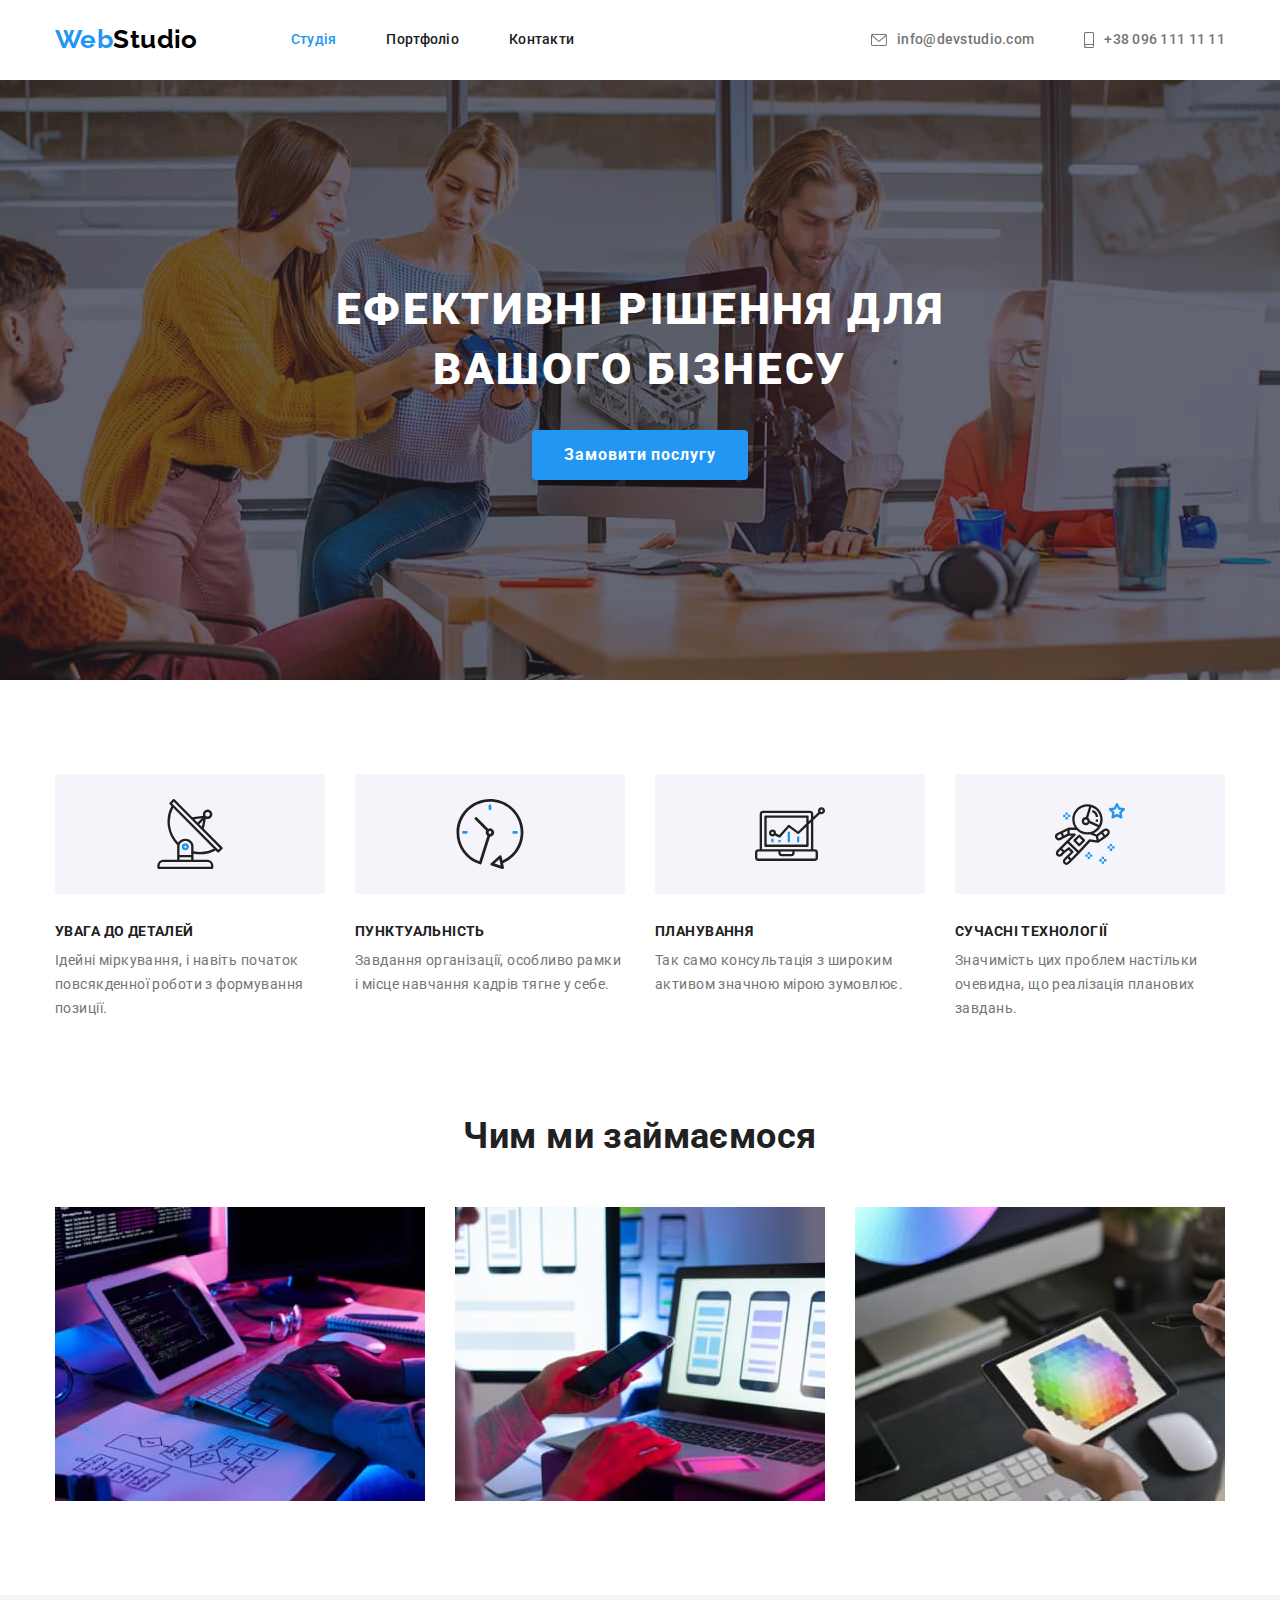
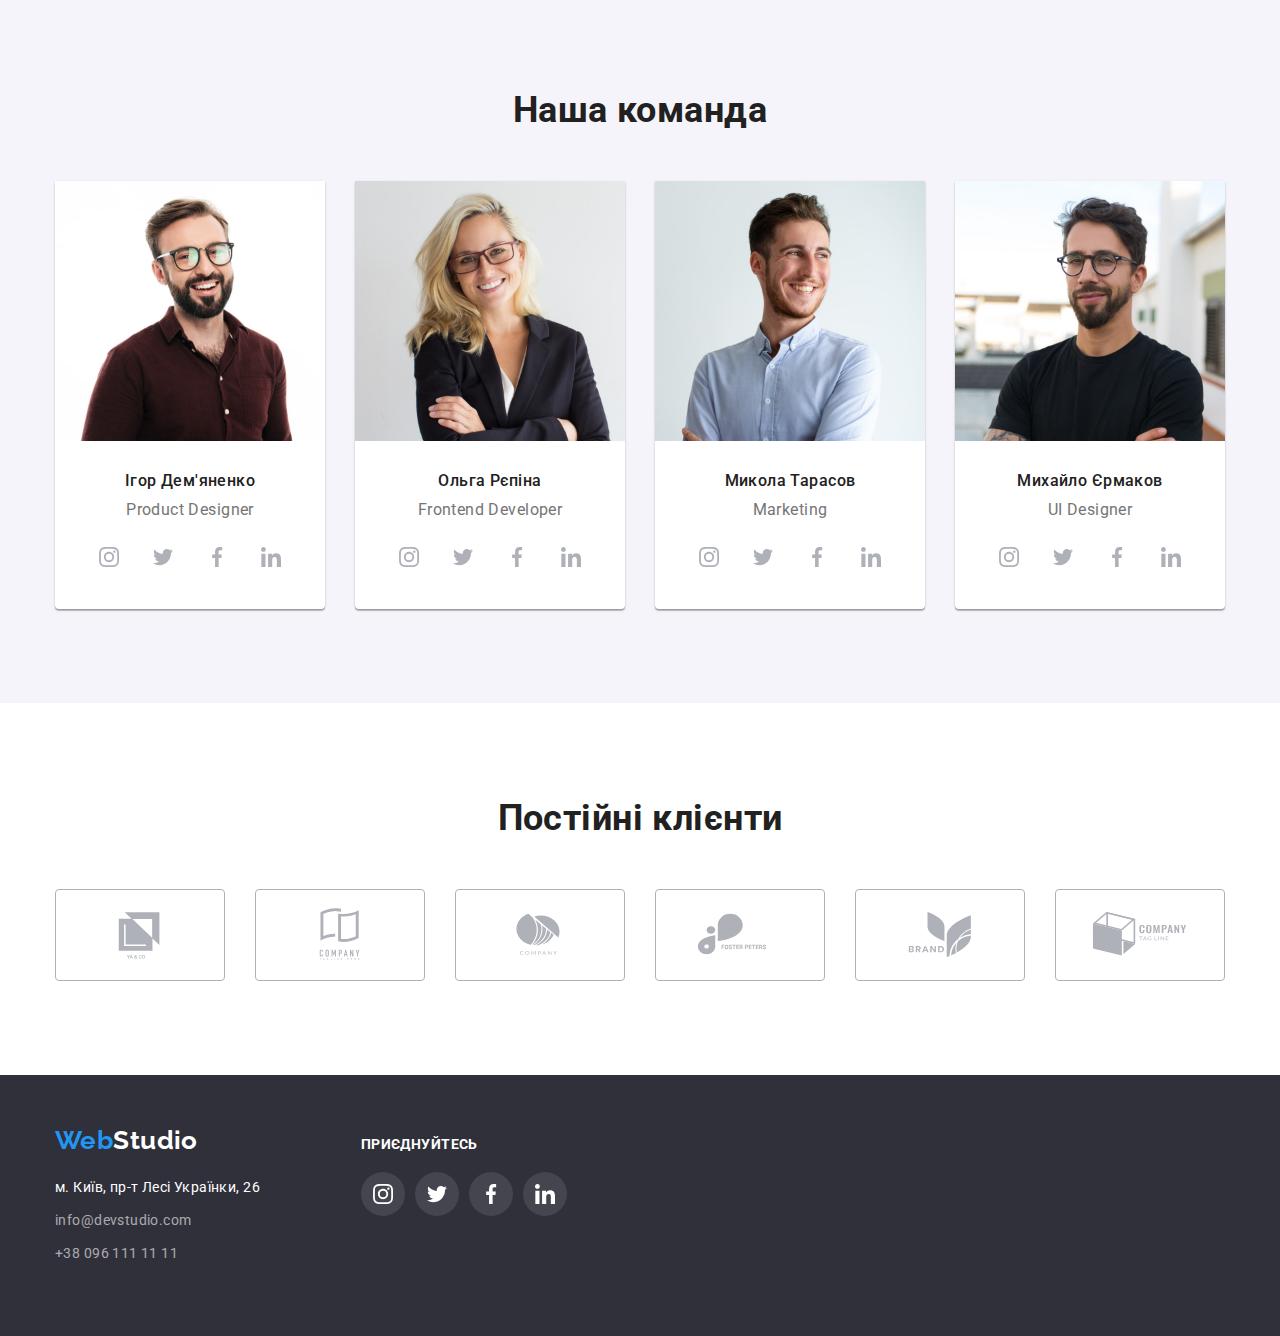
<file: index.html>
<!DOCTYPE html>
<html lang="uk">

<head>
	<meta charset="UTF-8" />
	<meta http-equiv="X-UA-Compatible" content="IE=edge" />
	<meta name="viewport" content="width=device-width, initial-scale=1.0" />
	<title>Студія</title>
	<!-- Шрифти -->
	<link rel="preconnect" href="https://fonts.googleapis.com" />
	<link rel="preconnect" href="https://fonts.gstatic.com" crossorigin />
	<link
		href="https://fonts.googleapis.com/css2?family=Raleway:wght@700&family=Roboto:wght@400;500;700;900&display=swap"
		rel="stylesheet" />
	<!-- modern-normalize -->
	<link rel="stylesheet"
		href="https://cdnjs.cloudflare.com/ajax/libs/modern-normalize/1.1.0/modern-normalize.min.css">
	<!-- styles.css -->
	<link rel="stylesheet" href="./css/styles.css">
</head>

<body>
	<!-- Шапка -->
	<header>
		<div class="container heder-nav">
			<nav class="main-nav">
				<a href="./index.html" class="logo">
					Web<span class="logo-header">Studio</span>
				</a>
				<ul class="site-nav list">
					<li class="item"><a href="./index.html" class="site-nav-link current">Студія</a></li>
					<li class="item"><a href="./portfolio.html" class="site-nav-link">Портфоліо</a></li>
					<li class="item"><a href="" class="site-nav-link">Контакти</a></li>
				</ul>
			</nav>
			<ul class="contact-head list">
				<li class="item">
					<a href="mailto:info@devstudio.com" class="contact-head-link">
						<svg class="contact-icons" width="16" height="12">
							<use href="./images/icons.svg#envelope"></use>
						</svg>
						info@devstudio.com
					</a>
				</li>
				<li class="item">
					<a href="tel:+380961111111" class="contact-head-link">
						<svg class="contact-icons" width="10" height="16">
							<use href="./images/icons.svg#smartphone"></use>
						</svg>
						+38 096 111 11 11
					</a>
				</li>
			</ul>
		</div>
	</header>
	<main>
		<!-- Герой -->
		<section class="section hero">
			<div class="container">
				<h1 class="hero-title">Ефективні рішення для<br> вашого бізнесу</h1>
				<button type="button" class="hero-button">Замовити послугу</button>
			</div>
		</section>
		<!-- Особливості -->
		<section class="section section-features">
			<div class="container">
				<h2 class="section-title visually-hidden">Особливості</h2>
				<ul class="features list card-set">
					<li class="card-set-item">
						<div class="container-icons">
							<svg class="features-icons" width="70" height="70">
								<use href="./images/icons.svg#antenna"></use>
							</svg>
						</div>
						<h3 class="title">УВАГА ДО ДЕТАЛЕЙ</h3>
						<p class="text">
							Ідейні міркування, і навіть початок повсякденної роботи з
							формування позиції.
						</p>
					</li>
					<li class="card-set-item">
						<div class="container-icons">
							<svg class="features-icons" width="70" height="70">
								<use href="./images/icons.svg#clock"></use>
							</svg>
						</div>
						<h3 class="title">ПУНКТУАЛЬНІСТЬ</h3>
						<p class="text">
							Завдання організації, особливо рамки і місце навчання кадрів тягне
							у себе.
						</p>
					</li>
					<li class="card-set-item">
						<div class="container-icons">
							<svg class="features-icons" width="70" height="70">
								<use href="./images/icons.svg#diagram"></use>
							</svg>
						</div>
						<h3 class="title">ПЛАНУВАННЯ</h3>
						<p class="text">
							Так само консультація з широким активом значною мірою зумовлює.
						</p>
					</li>
					<li class="card-set-item">
						<div class="container-icons">
							<svg class="features-icons" width="70" height="70">
								<use href="./images/icons.svg#astronaut"></use>
							</svg>
						</div>
						<h3 class="title">СУЧАСНІ ТЕХНОЛОГІЇ</h3>
						<p class="text">
							Значимість цих проблем настільки очевидна, що реалізація планових
							завдань.
						</p>
					</li>
				</ul>
			</div>
		</section>
		<!-- Чим ми займаємося -->
		<section class="section section-work">
			<div class="container">
				<h2 class="section-title">Чим ми займаємося</h2>
				<ul class="work list card-set">
					<li class="work-list card-set-item">
						<img src="./images/box1.jpg" alt="Приклад роботи команди студії" width="370" height="294"
							class="item" />
					</li>
					<li class="work-list card-set-item">
						<img src="./images/box2.jpg" alt="Приклад роботи команди студії" width="370" height="294"
							class="item" />
					</li>
					<li class="work-list card-set-item">
						<img src="./images/box3.jpg" alt="Приклад роботи команди студії" width="370" height="294"
							class="item" />
					</li>
				</ul>
			</div>
		</section>
		<!-- Наша команда -->
		<section class="section section-team">
			<div class="container">
				<h2 class="section-title">Наша команда</h2>
				<ul class="team card-set list">
					<li class="team-members card-set-item">
						<img src="./images/team-card-1.jpg" alt="фото співробітника" width="270" height="260" />
						<div class="team-description">
							<h3 class="team-title">Ігор Дем'яненко</h3>
							<p class="team-text">Product Designer</p>
							<ul class="socials list">
								<li class="socials-items">
									<a class="socials-link" href="https://instagram.com/" target="_blank"
										rel="noopener noreferrer" aria-label="Instagram">
										<svg class="socials-icon" width="20" height="20">
											<use href="./images/icons.svg#instagram"></use>
										</svg>
									</a>
								</li>
								<li class="socials-items">
									<a class="socials-link" href="https://twitter.com/" target="_blank"
										rel="noopener noreferrer" aria-label="Twitter">
										<svg class="socials-icon" width="20" height="20">
											<use href="./images/icons.svg#twitter"></use>
										</svg>
									</a>
								</li>
								<li class="socials-items">
									<a class="socials-link" href="https://facebook.com/" target="_blank"
										rel="noopener noreferrer" aria-label="Facebook">
										<svg class="socials-icon" width="20" height="20">
											<use href="./images/icons.svg#facebook"></use>
										</svg>
									</a>
								</li>
								<li class="socials-items">
									<a class="socials-link" href="https://linkedin.com/" target="_blank"
										rel="noopener noreferrer" aria-label="Linkedin">
										<svg class="socials-icon" width="20" height="20">
											<use href="./images/icons.svg#linkedin"></use>
										</svg>
									</a>
								</li>
							</ul>
						</div>
					</li>
					<li class="team-members card-set-item">
						<img src="./images/team-card-2.jpg" alt="фото співробітника" width="270" height="260" />
						<div class="team-description">
							<h3 class="team-title">Ольга Рєпіна</h3>
							<p class="team-text">Frontend Developer</p>
							<ul class="socials list">
								<li class="socials-items">
									<a class="socials-link" href="https://instagram.com/" target="_blank"
										rel="noopener noreferrer" aria-label="Instagram">
										<svg class="socials-icon" width="20" height="20">
											<use href="./images/icons.svg#instagram"></use>
										</svg>
									</a>
								</li>
								<li class="socials-items">
									<a class="socials-link" href="https://twitter.com/" target="_blank"
										rel="noopener noreferrer" aria-label="Twitter">
										<svg class="socials-icon" width="20" height="20">
											<use href="./images/icons.svg#twitter"></use>
										</svg>
									</a>
								</li>
								<li class="socials-items">
									<a class="socials-link" href="https://facebook.com/" target="_blank"
										rel="noopener noreferrer" aria-label="Facebook">
										<svg class="socials-icon" width="20" height="20">
											<use href="./images/icons.svg#facebook"></use>
										</svg>
									</a>
								</li>
								<li class="socials-items">
									<a class="socials-link" href="https://linkedin.com/" target="_blank"
										rel="noopener noreferrer" aria-label="Linkedin">
										<svg class="socials-icon" width="20" height="20">
											<use href="./images/icons.svg#linkedin"></use>
										</svg>
									</a>
								</li>
							</ul>
						</div>
					</li>
					<li class="team-members card-set-item">
						<img src="./images/team-card-3.jpg" alt="фото співробітника" width="270" height="260" />
						<div class="team-description">
							<h3 class="team-title">Микола Тарасов</h3>
							<p class="team-text">Marketing</p>
							<ul class="socials list">
								<li class="socials-items">
									<a class="socials-link" href="https://instagram.com/" target="_blank"
										rel="noopener noreferrer" aria-label="Instagram">
										<svg class="socials-icon" width="20" height="20">
											<use href="./images/icons.svg#instagram"></use>
										</svg>
									</a>
								</li>
								<li class="socials-items">
									<a class="socials-link" href="https://twitter.com/" target="_blank"
										rel="noopener noreferrer" aria-label="Twitter">
										<svg class="socials-icon" width="20" height="20">
											<use href="./images/icons.svg#twitter"></use>
										</svg>
									</a>
								</li>
								<li class="socials-items">
									<a class="socials-link" href="https://facebook.com/" target="_blank"
										rel="noopener noreferrer" aria-label="Facebook">
										<svg class="socials-icon" width="20" height="20">
											<use href="./images/icons.svg#facebook"></use>
										</svg>
									</a>
								</li>
								<li class="socials-items">
									<a class="socials-link" href="https://linkedin.com/" target="_blank"
										rel="noopener noreferrer" aria-label="Linkedin">
										<svg class="socials-icon" width="20" height="20">
											<use href="./images/icons.svg#linkedin"></use>
										</svg>
									</a>
								</li>
							</ul>
						</div>
					</li>
					<li class="team-members card-set-item">
						<img src="./images/team-card-4.jpg" alt="фото співробітника" width="270" height="260" />
						<div class="team-description">
							<h3 class="team-title">Михайло Єрмаков</h3>
							<p class="team-text">UI Designer</p>
							<ul class="socials list">
								<li class="socials-items">
									<a class="socials-link" href="https://instagram.com/" target="_blank"
										rel="noopener noreferrer" aria-label="Instagram">
										<svg class="socials-icon" width="20" height="20">
											<use href="./images/icons.svg#instagram"></use>
										</svg>
									</a>
								</li>
								<li class="socials-items">
									<a class="socials-link" href="https://twitter.com/" target="_blank"
										rel="noopener noreferrer" aria-label="Twitter">
										<svg class="socials-icon" width="20" height="20">
											<use href="./images/icons.svg#twitter"></use>
										</svg>
									</a>
								</li>
								<li class="socials-items">
									<a class="socials-link" href="https://facebook.com/" target="_blank"
										rel="noopener noreferrer" aria-label="Facebook">
										<svg class="socials-icon" width="20" height="20">
											<use href="./images/icons.svg#facebook"></use>
										</svg>
									</a>
								</li>
								<li class="socials-items">
									<a class="socials-link" href="https://linkedin.com/" target="_blank"
										rel="noopener noreferrer" aria-label="Linkedin">
										<svg class="socials-icon" width="20" height="20">
											<use href="./images/icons.svg#linkedin"></use>
										</svg>
									</a>
								</li>
							</ul>
						</div>
					</li>
				</ul>
			</div>
		</section>
		<!-- Постійні клієнти -->
		<section class="section section-customers">
			<div class="container">
				<h2 class="section-title">Постійні клієнти</h2>
				<ul class="customers list">
					<li class="customers-items">
						<a class="customers-link" href="">
							<svg class="customers-icon" width="106" height="60">
								<use href="./images/icons.svg#logo1"></use>
							</svg>
						</a>
					</li>
					<li class="customers-items">
						<a class="customers-link" href="">
							<svg class="customers-icon" width="106" height="60">
								<use href="./images/icons.svg#logo2"></use>
							</svg>
						</a>
					</li>
					<li class="customers-items">
						<a class="customers-link" href="">
							<svg class="customers-icon" width="106" height="60">
								<use href="./images/icons.svg#logo3"></use>
							</svg>
						</a>
					</li>
					<li class="customers-items">
						<a class="customers-link" href="">
							<svg class="customers-icon" width="106" height="60">
								<use href="./images/icons.svg#logo4"></use>
							</svg>
						</a>
					</li>
					<li class="customers-items">
						<a class="customers-link" href="">
							<svg class="customers-icon" width="106" height="60">
								<use href="./images/icons.svg#logo5"></use>
							</svg>
						</a>
					</li>
					<li class="customers-items">
						<a class="customers-link" href="">
							<svg class="customers-icon" width="106" height="60">
								<use href="./images/icons.svg#logo6"></use>
							</svg>
						</a>
					</li>
				</ul>
			</div>
		</section>
	</main>
	<!-- Підвал -->
	<footer>
		<div class="container-footer container">
			<div class="cont-footer-address">
				<a href="./index.html" class="logo logo-footer-style">
					Web<span class="logo-footer">Studio</span>
				</a>
				<address class="address">
					<p class="address-text">м. Київ, пр-т Лесі Українки, 26</p>
					<ul class="address-list list">
						<li>
							<a href="mailto:info@devstudio.com" class="address-list-link mail">info@devstudio.com</a>
						</li>
						<li>
							<a href="tel:+380961111111" class="address-list-link tel">+38 096 111 11 11</a>
						</li>
					</ul>
				</address>
			</div>
			<div>
				<p class="join-text">приєднуйтесь</p>
				<ul class="join-list list">
					<li class="join-items">
						<a class="join-link" href="https://instagram.com/" target="_blank" rel="noopener noreferrer"
							aria-label="Instagram">
							<svg class="join-icon" width="20" height="20">
								<use href="./images/icons.svg#instagram"></use>
							</svg>
						</a>
					</li>
					<li class="join-items">
						<a class="join-link" href="https://twitter.com/" target="_blank" rel="noopener noreferrer"
							aria-label="Twitter">
							<svg class="join-icon" width="20" height="20">
								<use href="./images/icons.svg#twitter"></use>
							</svg>
						</a>
					</li>
					<li class="join-items">
						<a class="join-link" href="https://facebook.com/" target="_blank" rel="noopener noreferrer"
							aria-label="Facebook">
							<svg class="join-icon" width="20" height="20">
								<use href="./images/icons.svg#facebook"></use>
							</svg>
						</a>
					</li>
					<li class="join-items">
						<a class="join-link" href="https://linkedin.com/" target="_blank" rel="noopener noreferrer"
							aria-label="Linkedin">
							<svg class="join-icon" width="20" height="20">
								<use href="./images/icons.svg#linkedin"></use>
							</svg>
						</a>
					</li>
				</ul>
			</div>
		</div>
	</footer>
</body>

</html>
</file>
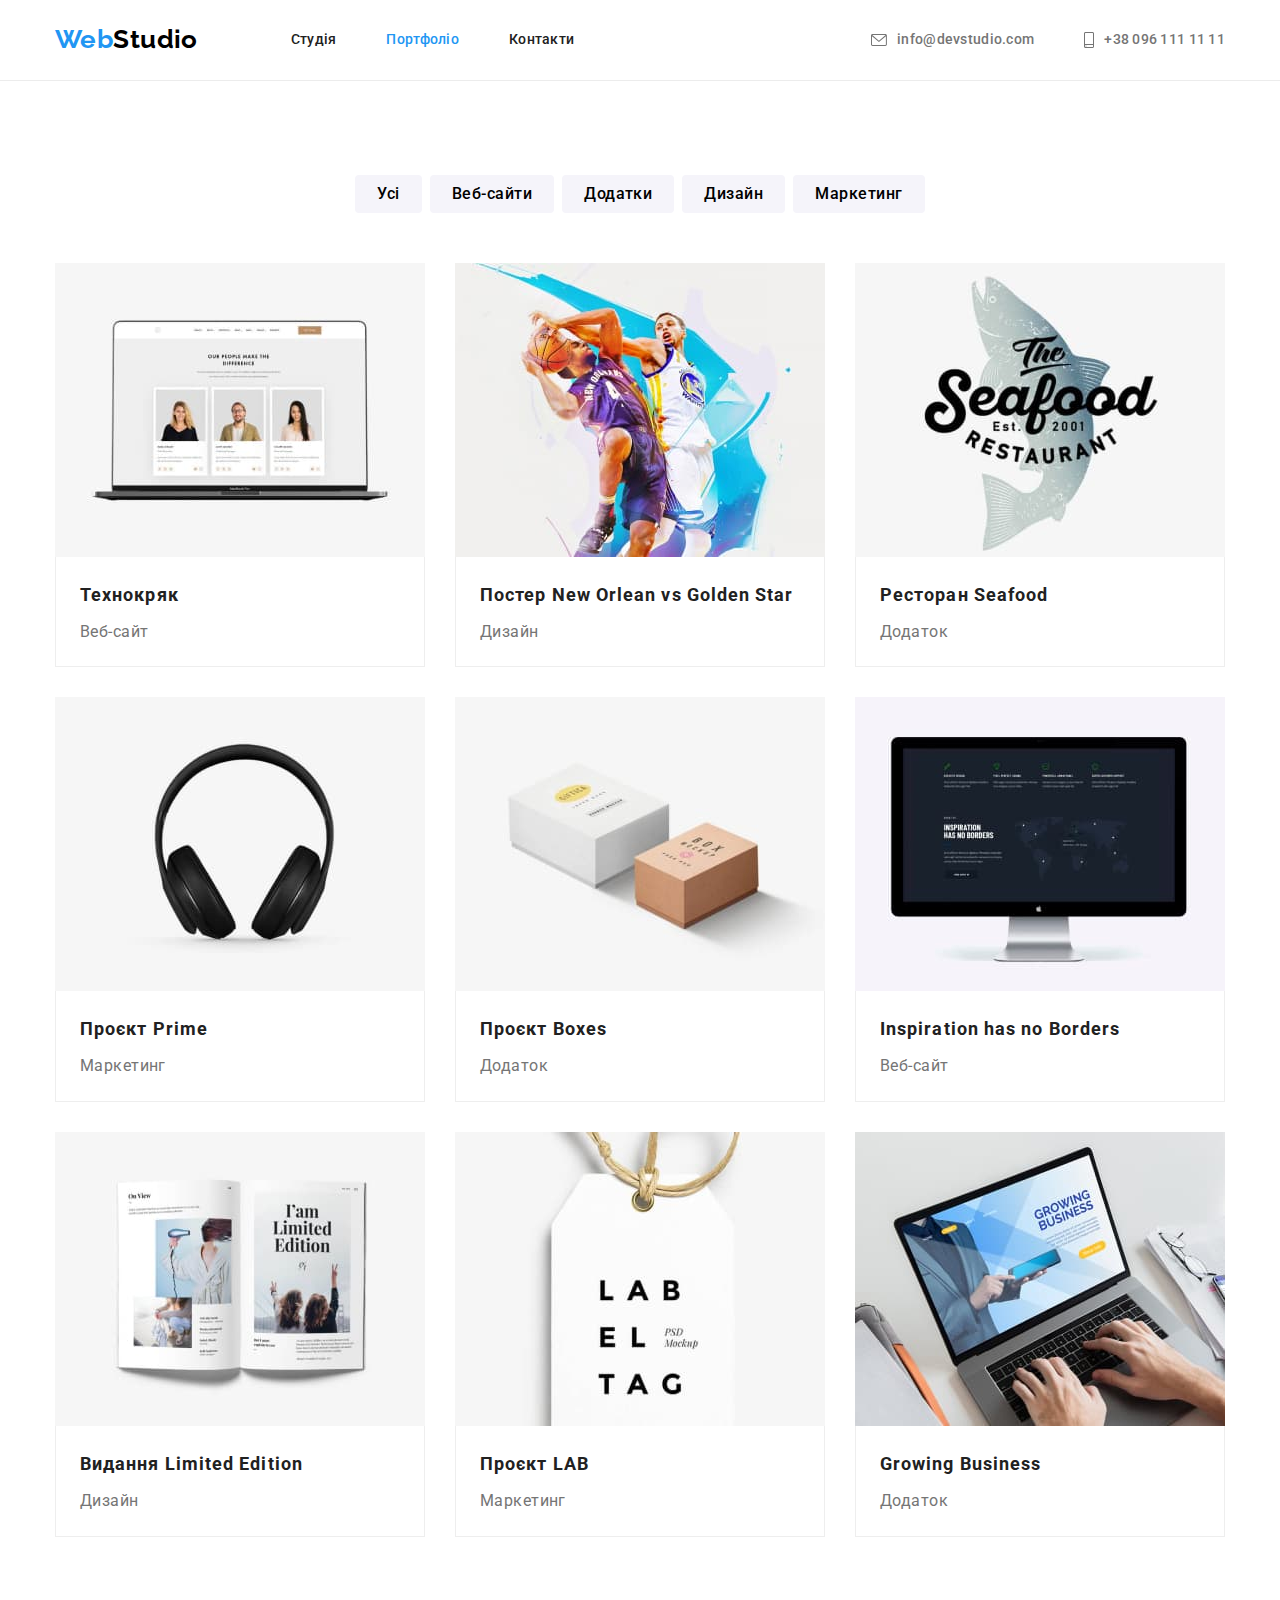
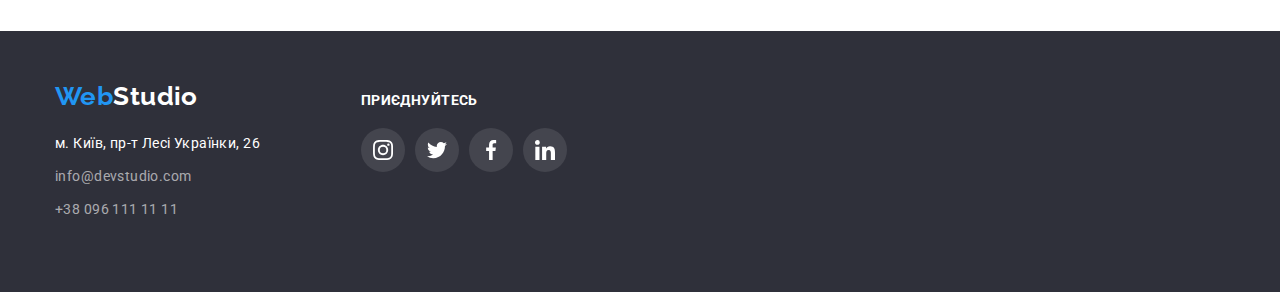
<file: portfolio.html>
<!DOCTYPE html>
<html lang="uk">

<head>
    <meta charset="UTF-8" />
    <meta http-equiv="X-UA-Compatible" content="IE=edge" />
    <meta name="viewport" content="width=device-width, initial-scale=1.0" />
    <title>Портфоліо</title>
    <!-- Шрифти -->
    <link rel="preconnect" href="https://fonts.googleapis.com" />
    <link rel="preconnect" href="https://fonts.gstatic.com" crossorigin />
    <link
        href="https://fonts.googleapis.com/css2?family=Raleway:wght@700&family=Roboto:wght@400;500;700;900&display=swap"
        rel="stylesheet" />
    <!-- modern-normalize -->
    <link rel="stylesheet"
        href="https://cdnjs.cloudflare.com/ajax/libs/modern-normalize/1.1.0/modern-normalize.min.css">
    <!-- styles.css -->
    <link rel="stylesheet" href="./css/styles.css">
</head>

<body>
    <!-- Шапка -->
    <header class="heder-project">
        <div class="container heder-nav">
            <nav class="main-nav">
                <a href="./index.html" class="logo">
                    Web<span class="logo-header">Studio</span>
                </a>
                <ul class="site-nav list">
                    <li class="item"><a href="./index.html" class="site-nav-link">Студія</a></li>
                    <li class="item"><a href="./portfolio.html" class="site-nav-link current">Портфоліо</a></li>
                    <li class="item"><a href="" class="site-nav-link">Контакти</a></li>
                </ul>
            </nav>
            <ul class="contact-head list">
                <li class="item">
                    <a href="mailto:info@devstudio.com" class="contact-head-link">
                        <svg class="contact-icons" width="16" height="12">
                            <use href="./images/icons.svg#envelope"></use>
                        </svg>
                        info@devstudio.com
                    </a>
                </li>
                <li class="item">
                    <a href="tel:+380961111111" class="contact-head-link">
                        <svg class="contact-icons" width="10" height="16">
                            <use href="./images/icons.svg#smartphone"></use>
                        </svg>
                        +38 096 111 11 11
                    </a>
                </li>
            </ul>
        </div>
    </header>
    <!-- Головна Портфоліо -->
    <main>
        <!-- Проєкти Портфоліо-->
        <section class="section section-project">
            <div class="container">
                <h1 class="visually-hidden">Проєкти</h1>
                <!-- Кнопки -->
                <ul class="portfolio list">
                    <li><button type="button" class="portfolio-button">Усі</button></li>
                    <li><button type="button" class="portfolio-button">Веб-сайти</button></li>
                    <li><button type="button" class="portfolio-button">Додатки</button></li>
                    <li><button type="button" class="portfolio-button">Дизайн</button></li>
                    <li><button type="button" class="portfolio-button">Маркетинг</button></li>
                </ul>
                <!-- Проєкти -->
                <ul class="project list card-set">
                    <li class="project-card card-set-item">
                        <a class="card-link" href="">
                            <img src="./images/project-img-1.jpg" alt="Фото проєкту" width="370" height="294" />
                            <div class="card-border">
                                <h2 class="project-title">Технокряк</h2>
                                <p class="project-text">Веб-сайт</p>
                            </div>
                        </a>
                    </li>
                    <li class="project-card card-set-item">
                        <a class="card-link" href="">
                            <img src="./images/project-img-2.jpg" alt="Фото проєкту" width="370" height="294" />
                            <div class="card-border">
                                <h2 class="project-title">Постер New Orlean vs Golden Star</h2>
                                <p class="project-text">Дизайн</p>
                            </div>
                        </a>
                    </li>
                    <li class="project-card card-set-item">
                        <a class="card-link" href="">
                            <img src="./images/project-img-3.jpg" alt="Фото проєкту" width="370" height="294" />
                            <div class="card-border">
                                <h2 class="project-title">Ресторан Seafood</h2>
                                <p class="project-text">Додаток</p>
                            </div>
                        </a>
                    </li>
                    <li class="project-card card-set-item">
                        <a class="card-link" href="">
                            <img src="./images/project-img-4.jpg" alt="Фото проєкту" width="370" height="294" />
                            <div class="card-border">
                                <h2 class="project-title">Проєкт Prime</h2>
                                <p class="project-text">Маркетинг</p>
                            </div>
                        </a>
                    </li>
                    <li class="project-card card-set-item">
                        <a class="card-link" href="">
                            <img src="./images/project-img-5.jpg" alt="Фото проєкту" width="370" height="294" />
                            <div class="card-border">
                                <h2 class="project-title">Проєкт Boxes</h2>
                                <p class="project-text">Додаток</p>
                            </div>
                        </a>
                    </li>
                    <li class="project-card card-set-item">
                        <a class="card-link" href="">
                            <img src="./images/project-img-6.jpg" alt="Фото проєкту" width="370" height="294" />
                            <div class="card-border">
                                <h2 class="project-title">Inspiration has no Borders</h2>
                                <p class="project-text">Веб-сайт</p>
                            </div>
                        </a>
                    </li>
                    <li class="project-card card-set-item">
                        <a class="card-link" href="">
                            <img src="./images/project-img-7.jpg" alt="Фото проєкту" width="370" height="294" />
                            <div class="card-border">
                                <h2 class="project-title">Видання Limited Edition</h2>
                                <p class="project-text">Дизайн</p>
                            </div>
                        </a>
                    </li>
                    <li class="project-card card-set-item">
                        <a class="card-link" href="">
                            <img src="./images/project-img-8.jpg" alt="Фото проєкту" width="370" height="294" />
                            <div class="card-border">
                                <h2 class="project-title">Проєкт LAB</h2>
                                <p class="project-text">Маркетинг</p>
                            </div>
                        </a>
                    </li>
                    <li class="project-card card-set-item">
                        <a class="card-link" href="">
                            <img src="./images/project-img-9.jpg" alt="Фото проєкту" width="370" height="294" />
                            <div class="card-border">
                                <h2 class="project-title">Growing Business</h2>
                                <p class="project-text">Додаток</p>
                            </div>
                        </a>
                    </li>
                </ul>
            </div>
        </section>
    </main>
    <!-- Підвал -->
    <footer>
        <div class="container-footer container">
            <div class="cont-footer-address">
                <a href="./index.html" class="logo logo-footer-style">
                    Web<span class="logo-footer">Studio</span>
                </a>
                <address class="address">
                    <p class="address-text">м. Київ, пр-т Лесі Українки, 26</p>
                    <ul class="address-list list">
                        <li>
                            <a href="mailto:info@devstudio.com" class="address-list-link mail">info@devstudio.com</a>
                        </li>
                        <li>
                            <a href="tel:+380961111111" class="address-list-link tel">+38 096 111 11 11</a>
                        </li>
                    </ul>
                </address>
            </div>
            <div>
                <p class="join-text">приєднуйтесь</p>
                <ul class="join-list list">
                    <li class="join-items">
                        <a class="join-link" href="https://instagram.com/" target="_blank" rel="noopener noreferrer"
                            aria-label="Instagram">
                            <svg class="join-icon" width="20" height="20">
                                <use href="./images/icons.svg#instagram"></use>
                            </svg>
                        </a>
                    </li>
                    <li class="join-items">
                        <a class="join-link" href="https://twitter.com/" target="_blank" rel="noopener noreferrer"
                            aria-label="Twitter">
                            <svg class="join-icon" width="20" height="20">
                                <use href="./images/icons.svg#twitter"></use>
                            </svg>
                        </a>
                    </li>
                    <li class="join-items">
                        <a class="join-link" href="https://facebook.com/" target="_blank" rel="noopener noreferrer"
                            aria-label="Facebook">
                            <svg class="join-icon" width="20" height="20">
                                <use href="./images/icons.svg#facebook"></use>
                            </svg>
                        </a>
                    </li>
                    <li class="join-items">
                        <a class="join-link" href="https://linkedin.com/" target="_blank" rel="noopener noreferrer"
                            aria-label="Linkedin">
                            <svg class="join-icon" width="20" height="20">
                                <use href="./images/icons.svg#linkedin"></use>
                            </svg>
                        </a>
                    </li>
                </ul>
            </div>
        </div>
    </footer>
</body>

</html>
</file>
<file: css/styles.css>
:root {
	/* Основні кольори */
	--primari-text-color: #212121;
	--secondary-text-color: #757575;
	--primari-white-color: #ffffff;
	--bgd-white-color: #f5f4fa;
	--accent-color: #2196f3;
	--logo-black-color: #000000;
	--hero-bgc: #c4c4c4;
	--hero-button-activ: #188ce8;
	--bgd-color-footer: #2f303a;
	--adress-footer-color: rgba(255, 255, 255, 0.6);
	--main-svg-color: #afb1b8;

	/* Інше */
	--indent: 30px;
	--items: 3;
}

body {
	font-family: "Roboto", sans-serif;
	font-size: 14px;
	letter-spacing: 0.03em;
	color: var(--primari-text-color);
	background: var(--primari-white-color);
}

/* Утіліти */

a {
	text-decoration: none;
}

.list {
	list-style: none;
	margin: 0;
	padding: 0;
}

h1,
h2,
h3,
h4,
p,
li {
	margin: 0;
}

img {
	display: block;
}

.container {
	width: 1200px;
	padding-right: 15px;
	padding-left: 15px;
	margin-right: auto;
	margin-left: auto;

	/* outline: 1px solid rebeccapurple; */
}

.section {
	padding-top: 94px;
	padding-bottom: 94px;
}

/* Базові стилі */

.card-set {
	display: flex;
	flex-wrap: wrap;
	gap: var(--indent);
}

.card-set-item {
	flex-basis: calc(
		(100% - var(--indent) * (var(--items) - 1)) / (var(--items))
	);
}

/* Шапка */

header {
	background-color: var(--primari-white-color);
}

/* Лого */

.logo {
	margin-right: 93px;
	margin-left: auto;

	font-family: "Raleway";
	font-style: normal;
	font-weight: 700;
	font-size: 26px;
	line-height: 1.2;

	color: var(--accent-color);
}

.logo-header {
	color: var(--logo-black-color);
}

/* Навігація */

.site-nav,
.main-nav,
.heder-nav {
	display: flex;
	align-items: center;
}

.site-nav .item:not(:last-child) {
	margin-right: 50px;
}

.site-nav-link {
	display: block;
	padding-top: 32px;
	padding-bottom: 32px;

	font-weight: 500;
	line-height: 1.14;
	letter-spacing: 0.02em;

	color: var(--primari-text-color);
}

.site-nav-link:hover,
.site-nav-link:focus {
	color: var(--accent-color);
}

.current {
	color: var(--accent-color);
}

/* Контакти хедер */

.contact-head {
	display: flex;
	margin-left: auto;
}

.contact-head .item + .item {
	margin-left: 50px;
}

.contact-head-link {
	display: flex;
	align-items: center;
	gap: 10px;

	font-weight: 500;
	line-height: 1.14;
	letter-spacing: 0.02em;

	color: var(--secondary-text-color);
}

.contact-head-link:hover,
.contact-head-link:focus {
	color: var(--accent-color);
}

.contact-icons {
	fill: currentColor;
}

/* Герой */

.hero {
	max-width: 1600px;
	margin: 0 auto;
	padding-top: 200px;
	padding-bottom: 200px;

	background-color: var(--hero-bgc);
	background-image: linear-gradient(
			rgba(47, 48, 58, 0.4),
			rgba(47, 48, 58, 0.4)
		),
		url(../images/hero-bgi.jpg);
	background-repeat: no-repeat;
	background-position: center;
	background-size: cover;

	text-align: center;
}

.hero-title {
	margin-bottom: 30px;

	font-weight: 900;
	font-size: 44px;
	line-height: 1.36;

	letter-spacing: 0.06em;
	text-transform: uppercase;

	color: var(--primari-white-color);
}

.hero-button {
	padding: 10px 32px;

	font-family: inherit;
	font-weight: 700;
	font-size: 16px;
	line-height: 1.87;

	letter-spacing: 0.06em;

	color: var(--primari-white-color);
	background-color: var(--accent-color);

	box-shadow: 0px 4px 4px rgba(0, 0, 0, 0.15);
	border: none;
	border-radius: 4px;

	cursor: pointer;
}

.hero-button:hover,
.hero-button:focus {
	background-color: var(--hero-button-activ);
}

/* Особливості */

.features {
	--items: 4;
}

.section-features {
	padding-bottom: 0;

	background-color: var(--primari-white-color);
}

.visually-hidden {
	position: absolute;
	width: 1px;
	height: 1px;
	margin: -1px;
	border: 0;
	padding: 0;

	white-space: nowrap;
	clip-path: inset(100%);
	clip: rect(0 0 0 0);
	overflow: hidden;
}
.container-icons {
	display: flex;
	justify-content: center;
	align-items: center;

	margin-bottom: 30px;
	width: 270px;
	height: 120px;

	background-color: var(--bgd-white-color);
	border-radius: 4px;
}

.section-title {
	margin-bottom: 50px;

	font-weight: 700;
	font-size: 36px;
	line-height: 1.17;
	text-align: center;
}

.features .title {
	margin-bottom: 10px;

	font-weight: 700;
	font-size: 14px;
	line-height: 1.14;
	text-transform: uppercase;
}

.features .text {
	width: 270px;

	line-height: 1.7;

	color: var(--secondary-text-color);
}

/* Робота */

.section-work {
	background-color: var(--primari-white-color);
}

/* Наша команда */

.team {
	--items: 4;
}

.section-team {
	background-color: var(--bgd-white-color);

	text-align: center;
}

.team-members {
	background-color: var(--primari-white-color);
	box-shadow: 0px 1px 3px rgba(0, 0, 0, 0.12), 0px 1px 1px rgba(0, 0, 0, 0.14),
		0px 2px 1px rgba(0, 0, 0, 0.2);
	border-radius: 0px 0px 4px 4px;
}

.team-title {
	margin-bottom: 10px;

	font-weight: 500;
	font-size: 16px;
	line-height: 1.19;
}

.team-text {
	margin-bottom: 16px;

	font-size: 16px;
	line-height: 1.19;

	color: var(--secondary-text-color);
}

.team-description {
	padding-top: 30px;
	padding-bottom: 30px;
}

.socials {
	display: flex;
	justify-content: center;
	align-items: center;
	gap: 10px;
}

.socials-link {
	display: flex;
	justify-content: center;
	align-items: center;
	width: 44px;
	height: 44px;
	border-radius: 50%;

	color: var(--main-svg-color);
}

.socials-link:hover,
.socials-link:focus {
	color: var(--primari-white-color);
	background-color: var(--accent-color);
}

.socials-icon {
	fill: currentColor;
}

/* Постійні клієнти */

.customers {
	display: flex;
	justify-content: center;
	align-items: center;
	gap: 30px;
}

.customers-link {
	display: flex;
	justify-content: center;
	align-items: center;
	width: 170px;
	height: 92px;

	border: 1px solid var(--main-svg-color);
	border-radius: 4px;

	color: var(--main-svg-color);
}

.customers-link:hover,
.customers-link:focus {
	border-color: var(--accent-color);
	color: var(--accent-color);
}

.customers-icon {
	fill: currentColor;
}

/* Підвал */

footer {
	background-color: var(--bgd-color-footer);
}

.container-footer {
	display: flex;
	align-items: baseline;
	gap: 70px;

	padding-top: 50px;
	padding-bottom: 70px;
}

/* Лого та адресса */

/* .cont-footer-address {
	padding-top: 50px;
	padding-bottom: 70px;
} */

.logo-footer {
	color: var(--primari-white-color);
}

.address-text {
	display: inline-block;
	margin-bottom: 9px;

	font-style: normal;
	line-height: 1.7;

	color: var(--primari-white-color);
}

.address-list-link {
	font-style: normal;
	line-height: 1.7;

	color: var(--adress-footer-color);
}

.address-list-link:hover,
.address-list-link:focus {
	color: var(--accent-color);
}

.logo-footer-style {
	display: inline-block;
	margin-bottom: 20px;
}

.mail {
	display: inline-block;
	margin-bottom: 9px;
}

.tel {
	display: inline-block;
}

/* Приєднуйтесь */

.join-text {
	margin-bottom: 20px;

	font-weight: 700;
	text-transform: uppercase;
	line-height: calc(16 / 14);

	color: var(--primari-white-color);
}

.join-list {
	display: flex;
	align-items: center;
	gap: 10px;
}

.join-link {
	display: flex;
	justify-content: center;
	align-items: center;
	width: 44px;
	height: 44px;
	border-radius: 50%;

	color: var(--primari-white-color);
	background-color: rgba(255, 255, 255, 0.1);
}

.join-link:hover,
.join-link:focus {
	color: var(--primari-white-color);
	background-color: var(--accent-color);
}

.join-icon {
	fill: currentColor;
}

/* Проєкти Портфоліо */

.section-project {
	background-color: var(--primari-white-color);
}

.heder-project {
	border-bottom: 1px solid #ececec;
}

/* Кнопки */

.portfolio {
	display: flex;
	justify-content: center;
	gap: 8px;

	margin-bottom: 50px;
}

.portfolio-button {
	padding: 6px 22px;

	font-family: inherit;
	font-weight: 500;
	font-size: 16px;
	line-height: 1.6;
	letter-spacing: 0.03em;

	text-align: center;

	background-color: var(--bgd-white-color);

	border: none;
	border-radius: 4px;

	cursor: pointer;
}

.portfolio-button:hover,
.portfolio-button:focus {
	color: var(--primari-white-color);
	background-color: var(--accent-color);
	box-shadow: 0px 3px 1px rgba(0, 0, 0, 0.1), 0px 1px 2px rgba(0, 0, 0, 0.08),
		0px 2px 2px rgba(0, 0, 0, 0.12);
}

/* Проєкти */

.project-title {
	margin-bottom: 4px;

	font-weight: 700;
	font-size: 18px;
	line-height: 2;

	letter-spacing: 0.06em;

	color: var(--primari-text-color);
}

.project-text {
	font-size: 16px;
	line-height: 1.87;

	color: var(--secondary-text-color);
}

.card-border {
	padding: 20px 24px;

	border: 1px solid #eeeeee;
	border-top: none;
}

.card-link:hover,
.card-link:focus {
	display: block;
	box-shadow: 0px 1px 1px rgba(0, 0, 0, 0.12), 0px 4px 4px rgba(0, 0, 0, 0.06),
		1px 4px 6px rgba(0, 0, 0, 0.16);
}
</file>
